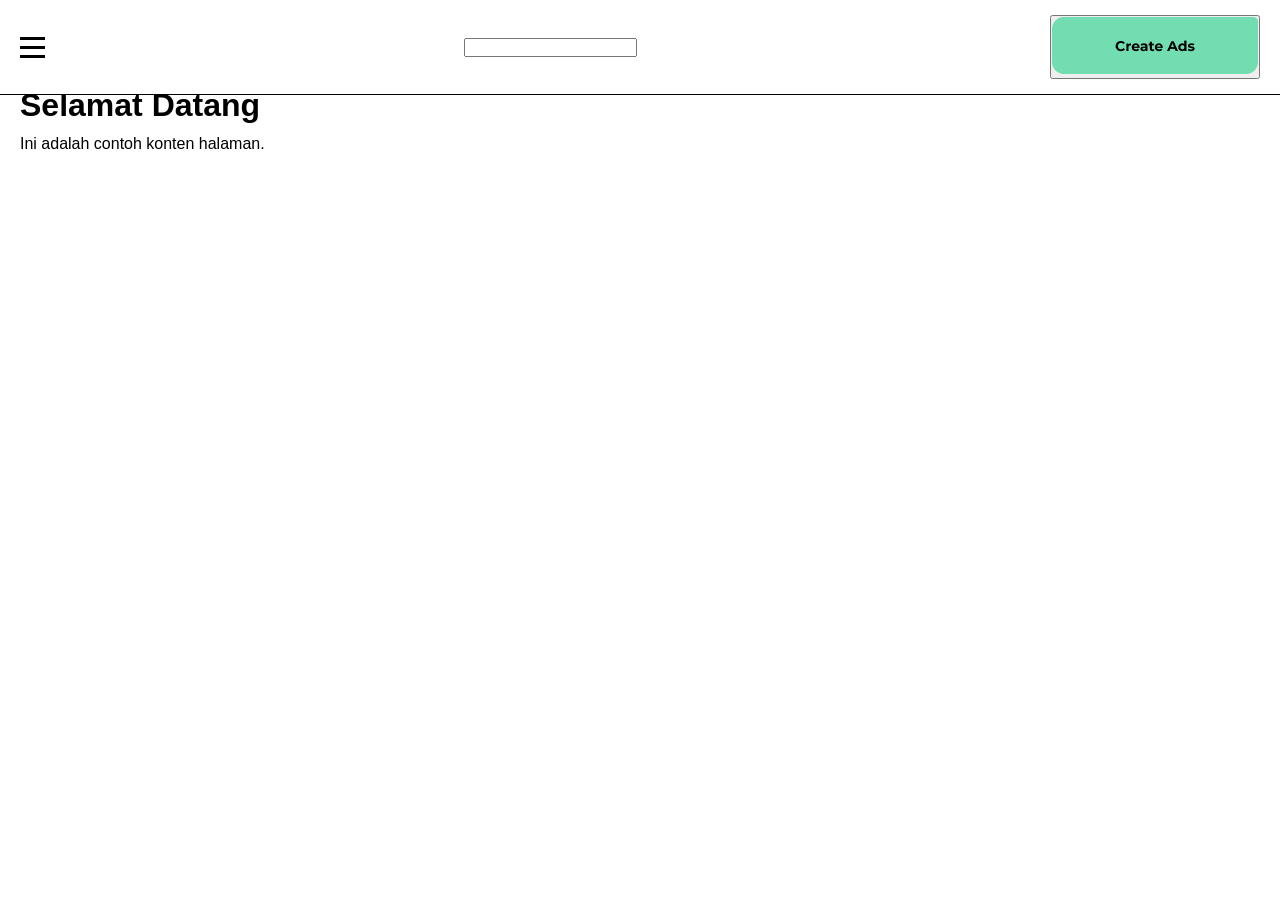
<file: frontend/pages/headfootnav/header.html>
<!DOCTYPE html>
<html lang="id">
<head>
    <meta charset="UTF-8">
    <meta name="viewport" content="width=device-width, initial-scale=1.0">
    <title>Sidebar dengan Overlay</title>
    <link rel="stylesheet" href="header.css">
</head>
<body>
    <header class="header">
        <!-- Tombol Menu -->
        <div class="menu-toggle" id="menuToggle">
            <div class="bar"></div>
            <div class="bar"></div>
            <div class="bar"></div>
        </div>

        <input type="text" class="search-bar" aria-label="Search">

        <button class="createads-button">
            <img src="createadbutton.png" alt="Button Icon">
        </button>

    </header>

    <!-- Sidebar -->
    <div id="sidebar" class="sidebar">
        <img src="logorusa.png" alt="Sidebar Image" class="sidebar-image">

            <!-- Profil pengguna -->
        <div class="profile-section">
            <img src="profile.jpg" alt="Profile Picture" class="profile-picture">
            <div class="profile-info">
                <p class="profile-name">Nama Pengguna</p>
                <p class="profile-email">email@example.com</p>
            </div>
        </div>
        
        <div class="rtt-section">
            <!-- Menu dengan gambar -->
                <a href="#">
                    <img src="rumahan.png" alt="Home Icon" class="menu-icon">
                    Dashboard
                </a>
                <a href="#">
                    <img src="tukcourse.png" alt="Service Icon" class="menu-icon">
                    My Course
                </a>
                <a href="#">
                    <img src="tukchat.png" alt="Contact Icon" class="menu-icon">
                    Chat
                </a>
        </div>

        <div class="st-section">
            <a href="#">
                <img src="Settings.png" alt="Contact Icon" class="menu-icon">
                Settings
            </a>

            <a href="#">
                <img src="tukhelpcenter.png" alt="Contact Icon" class="menu-icon">
                Help Center
            </a>
        </div>

        <div class="logout-section">
            <a href="#">
                <img src="tuklogot.png" alt="Contact Icon" class="menu-icon">
                Logout Account
            </a>
        </div>
    </div>

    <!-- Overlay -->
    <div id="sidebarOverlay"></div>

    <div class="content">
        <h1>Selamat Datang</h1>
        <p>Ini adalah contoh konten halaman.</p>
    </div>

    <script src="header.js"></script>
</body>
</html>
</file>
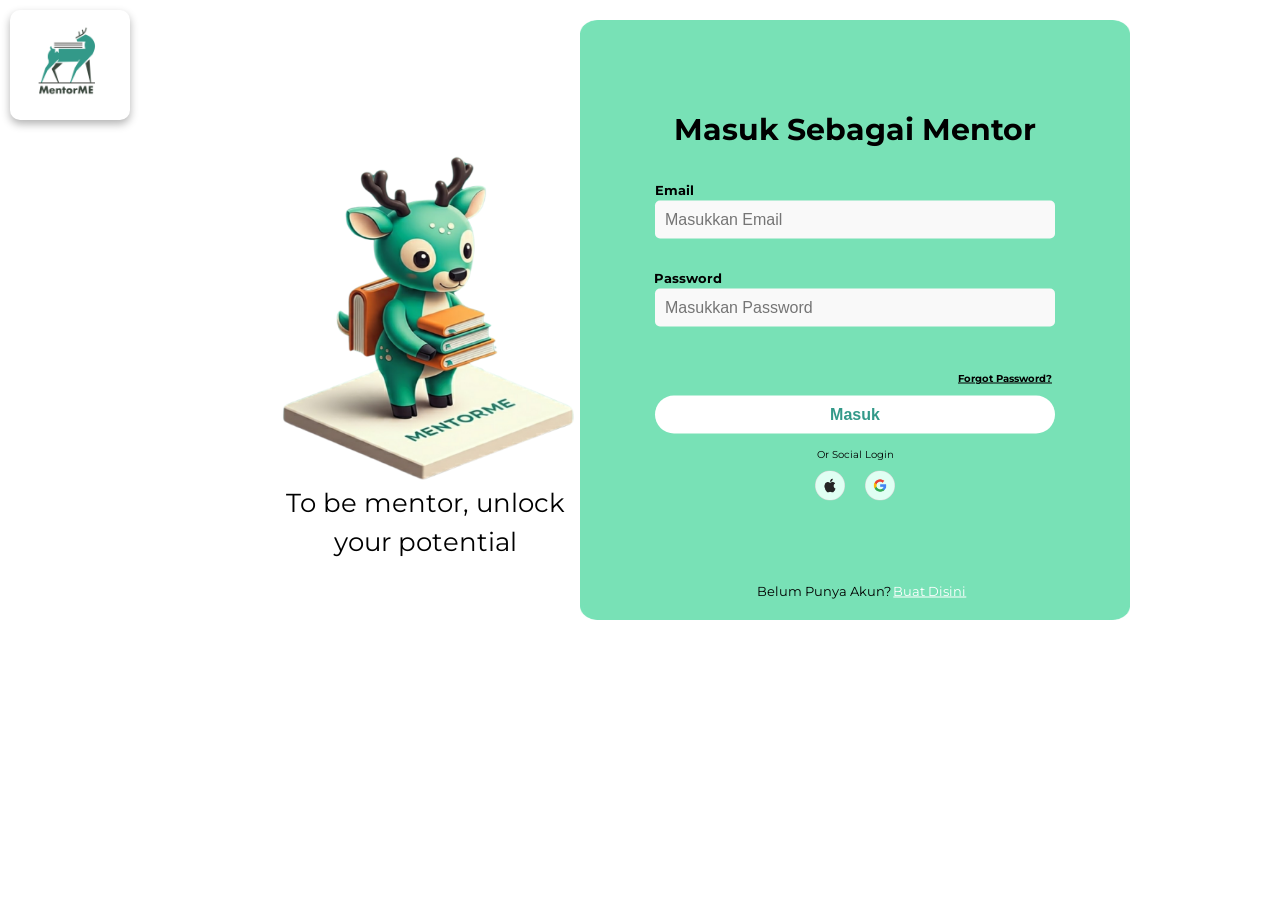
<file: frontend/pages/login/loginpage.html>
<!DOCTYPE html>
<html lang="en">
<head>
    <meta charset="UTF-8">
    <meta name="viewport" content="width=device-width, initial-scale=1.0">
    <title>Logo di Pojok Kiri Atas</title>
    <link rel="stylesheet" href="loginpage.css">
</head>
<body>
    
    <div class="logo">
        <img src="./logorusa.png" alt="Logo Website">
    </div>

    <div class="maskot">
        <img src="./maskot.png" alt="Maskot Website">
        <p class="caption">To be mentor, unlock </p>
        <p class="caption">your potential</p>
    </div>

    <div class="temform">
        <img src="./kotakan.jpg" alt="form Website">
        <div class="text-overlay">Masuk Sebagai Mentor</div>
        <form class="form-overlay">
            <div class="judulsatu">Email</div>
            <input type="email" placeholder="Masukkan Email" required>

            <div class="juduldua">Password</div>
            <input type="password" placeholder="Masukkan Password" required>
            <a href="#" class="forgotpass">Forgot Password?</a>

            <button type="submit">Masuk</button>
            <div class="sociallogin">Or Social Login</div>

            <a href="tujuan.html" class="sosiaal">
                <img src="./apple.png" alt="Sosiaal Gambar">
            </a>

            <a href="tujuan.html" class="guugel">
                <img src="./google.png" alt="guugel Gambar">
            </a>

            <div class="noakun">Belum Punya Akun?</div>
            <a href="../register/register.html" class="buatakun">Buat Disini</a>
        </form>
        
    </div>
    </div>

</body>
</html>
</file>
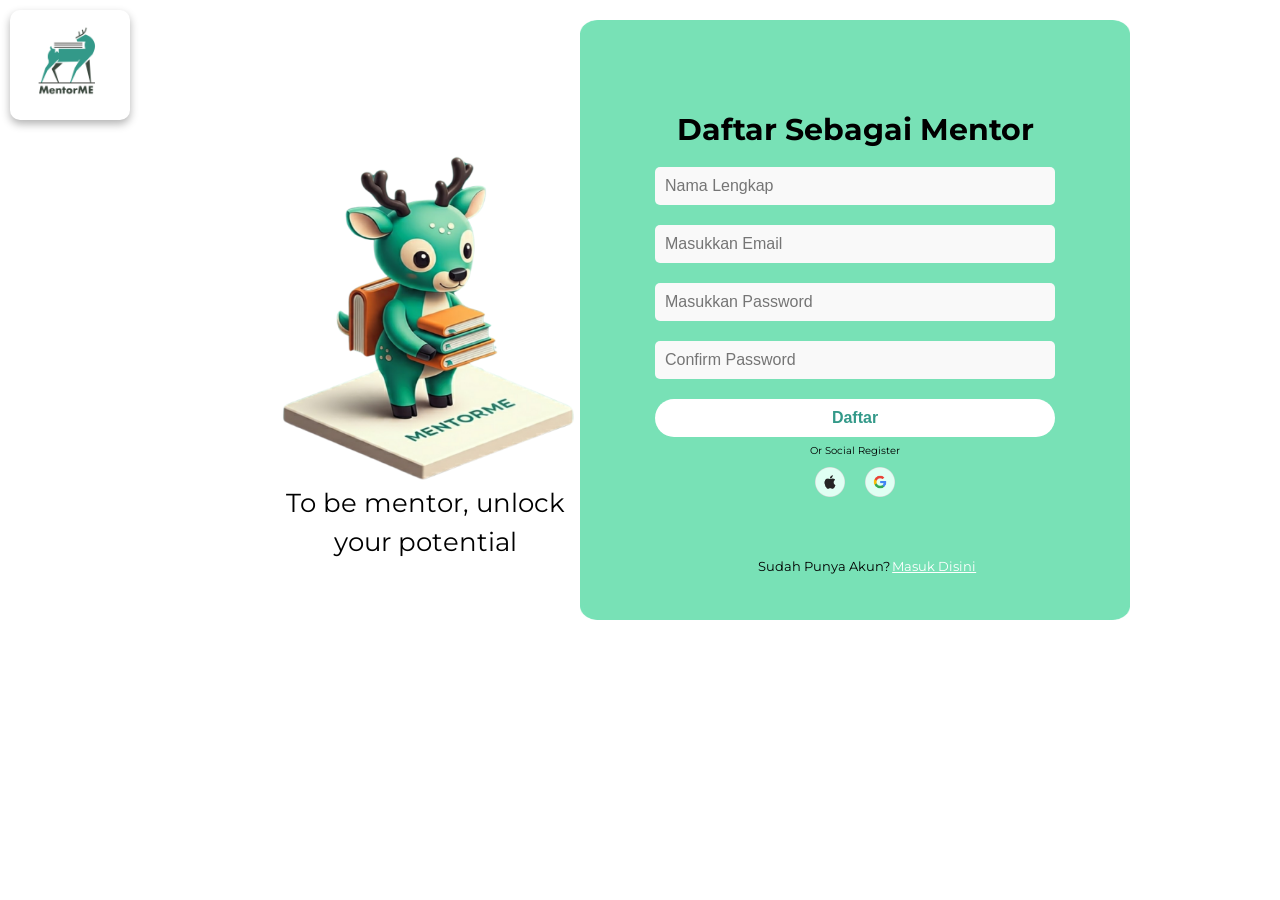
<file: frontend/pages/register/register.html>
<!DOCTYPE html>
<html lang="en">
<head>
    <meta charset="UTF-8">
    <meta name="viewport" content="width=device-width, initial-scale=1.0">
    <title>Logo di Pojok Kiri Atas</title>
    <link rel="stylesheet" href="register.css">
</head>
<body>
    
    <div class="logo">
        <img src="./logorusa.png" alt="Logo Website">
    </div>

    <div class="maskot">
        <img src="./maskot.png" alt="Maskot Website">
        <p class="caption">To be mentor, unlock </p>
        <p class="caption">your potential</p>
    </div>

    <div class="temform">
        <img src="./kotakan.jpg" alt="form Website">
        <div class="text-overlay">Daftar Sebagai Mentor</div>
        <form class="form-overlay">
            <input type="text" placeholder="Nama Lengkap" required>

            <input type="email" placeholder="Masukkan Email" required>

            <input type="password" placeholder="Masukkan Password" required>

            <input type="password" placeholder="Confirm Password" required>

            <button type="submit">Daftar</button>
            <div class="sociallogin">Or Social Register</div>

            <a href="tujuan.html" class="sosiaal">
                <img src="./apple.png" alt="Sosiaal Gambar">
            </a>

            <a href="tujuan.html" class="guugel">
                <img src="./google.png" alt="guugel Gambar">
            </a>

            <div class="noakun">Sudah Punya Akun?</div>
            <a href="../login/loginpage.html" class="buatakun">Masuk Disini</a>
        </form>
        
    </div>
    </div>

</body>
</html>
</file>
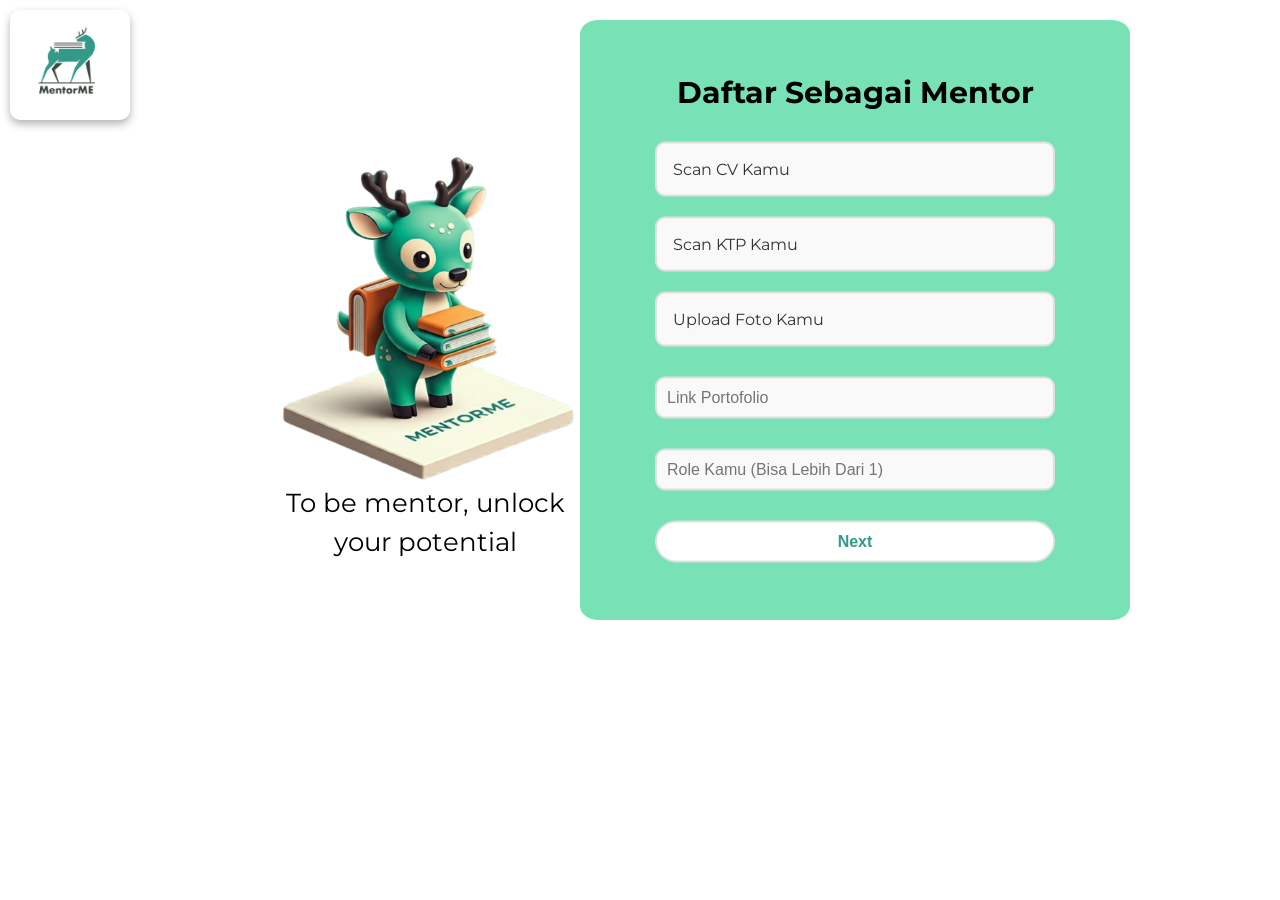
<file: frontend/pages/register/registerpart2.html>
<!DOCTYPE html>
<html lang="en">
<head>
    <meta charset="UTF-8">
    <meta name="viewport" content="width=device-width, initial-scale=1.0">
    <title>Logo di Pojok Kiri Atas</title>
    <link rel="stylesheet" href="registerpart2.css">
</head>
<body>
    
    <div class="logo">
        <img src="./logorusa.png" alt="Logo Website">
    </div>

    <div class="maskot">
        <img src="./maskot.png" alt="Maskot Website">
        <p class="caption">To be mentor, unlock </p>
        <p class="caption">your potential</p>
    </div>

    <div class="temform">
        <img src="./kotakan.jpg" alt="form Website">
        <div class="text-overlay">Daftar Sebagai Mentor</div>
        <form class="form-overlay">
            <label for="cv" class="custom-file-upload">Scan CV Kamu</label>
            <input type="file" id="cv" name="cv" accept=".pdf,.doc,.docx">

            <label for="ktp" class="custom-file-upload">Scan KTP Kamu</label>
            <input type="file" id="ktp" name="ktp" accept="image/*,.pdf">

            <label for="photo" class="custom-file-upload">Upload Foto Kamu</label>
            <input type="file" id="photo" name="photo" accept="image/*">

            <input type="text" placeholder="Link Portofolio" required>

            <input type="text" placeholder="Role Kamu (Bisa Lebih Dari 1)" required>
        <button type="submit">Next</button>
        </form>
    </div>
    </div>
</body>
</html>
</file>
<file: frontend/pages/headfootnav/header.css>
* {
    margin: 0;
    padding: 0;
    box-sizing: border-box;
}
body {
    font-family: Arial, sans-serif;
    line-height: 1.6;
}
.header {
    background-color: #ffffff;
    border-bottom: 1px solid #000000; /* Tambahan border bottom */
    padding: 15px 20px;
    display: flex;
    justify-content: space-between;
    align-items: center;
    position: fixed;
    top: 0;
    width: 100%;
    z-index: 1000;
}
.logo {
    font-size: 24px;
    font-weight: bold;
}
.menu-toggle {
    cursor: pointer;
    color:#000000;
    display: flex;
    flex-direction: column;
    width: 30px;
}
.bar {
    width: 25px;
    height: 3px;
    background-color: rgb(0, 0, 0);
    margin: 3px 0;
    transition: 0.4s;
}
.sidebar {
    height: 100%;
    width: 0;
    position: fixed;
    z-index: 1001;
    top: 0;
    left: 0;
    background-color: #111;
    overflow-x: hidden;
    transition: 0.5s;
    padding-top: 60px;
}
.sidebar a {
    padding: 15px 25px;
    text-decoration: none;
    font-size: 18px;
    color: #818181;
    display: block;
    transition: 0.3s;
}
.sidebar a:hover {
    color: #f1f1f1;
}
.sidebar .close-btn {
    position: absolute;
    top: 0;
    right: 25px;
    font-size: 36px;
    margin-left: 50px;
    cursor: pointer;
}
.content {
    margin-top: 60px;
    padding: 20px;
}
</file>
<file: frontend/pages/login/loginpage.css>
@import url('https://fonts.googleapis.com/css2?family=Montserrat:ital@0;1&display=swap');

/* Atur margin dan padding seluruh halaman */
body {
    margin: 0;
    padding: 0;
    font-family: Montserrat;
}

/* Atur posisi logo di pojok kiri atas */
.logo {
    position: absolute;
    top: 10px; /* Jarak dari atas */
    left: 10px; /* Jarak dari kiri */
}

.logo img {
    width: 120px; /* Ukuran logo */
    height: auto; /* Menjaga proporsi logo */
    border-radius: 10px;
    box-shadow: 0px 4px 8px rgba(0, 0, 0, 0.3); /* Bayangan gambar */
}

.maskot{
    position: absolute;
    top: 150px; /* Jarak dari atas */
    left: 250px; /* Jarak dari kiri */
}

.maskot img{
    width: 350px; /* Ukuran logo */
    height: auto; /* Menjaga proporsi logo */
}

.temform{

    position: absolute;
    top:20px; /* Jarak dari atas */
    right: 150px; /* Jarak dari kiri */

}

.temform img{
    width: 550px; /* Ukuran logo */
    height: 600px; /* Menjaga proporsi logo */
}

.caption{
    margin-top: 5px; /* Jarak antara gambar dan teks */
    margin-left: 0px;
    text-align: center; /* Teks rata tengah */
    font-size: 26px; /* Ukuran teks */
    color: #000000; /* Warna teks */
    line-height: 0.5;
}

.text-overlay {
    position: absolute; /* Posisi absolut terhadap container */
    top: 18%; /* Posisikan di tengah secara vertikal */
    left: 50%; /* Posisikan di tengah secara horizontal */
    transform: translate(-50%, -50%); /* Pusatkan teks secara sempurna */
    color: rgb(0, 0, 0); /* Warna teks */
    font-size: 30px; /* Ukuran teks */
    font-family: 'Montserrat'; /* Jenis font */
    font-weight: bold; /* Tebal teks */
    text-align: center; /* Teks rata tengah */
    white-space: nowrap; /* Mencegah teks berpindah ke baris baru */
    padding: 10px; /* Jarak dalam teks */
}

.judulsatu {
    position: absolute; /* Posisi absolut terhadap container */
    top: 6%; /* Posisikan di tengah secara vertikal */
    left: 9%; /* Posisikan di tengah secara horizontal */
    transform: translate(-50%, -50%); /* Pusatkan teks secara sempurna */
    color: rgb(0, 0, 0); /* Warna teks */
    font-size: 13px; /* Ukuran teks */
    font-family: 'Montserrat'; /* Jenis font */
    font-weight: bold; /* Tebal teks */
    text-align: center; /* Teks rata tengah */
    white-space: nowrap; /* Mencegah teks berpindah ke baris baru */
    padding: 10px; /* Jarak dalam teks */
}

.juduldua {
    position: absolute; /* Posisi absolut terhadap container */
    top: 33%; /* Posisikan di tengah secara vertikal */
    left: 12%; /* Posisikan di tengah secara horizontal */
    transform: translate(-50%, -50%); /* Pusatkan teks secara sempurna */
    color: rgb(0, 0, 0); /* Warna teks */
    font-size: 13px; /* Ukuran teks */
    font-family: 'Montserrat'; /* Jenis font */
    font-weight: bold; /* Tebal teks */
    text-align: center; /* Teks rata tengah */
    white-space: nowrap; /* Mencegah teks berpindah ke baris baru */
    padding: 10px; /* Jarak dalam teks */
}

/* Form overlay */
.form-overlay {
    position: absolute; /* Agar form muncul di atas gambar */
    top: 50%; /* Posisi form di tengah secara vertikal */
    left: 50%; /* Posisi form di tengah secara horizontal */
    transform: translate(-50%, -50%); /* Pusatkan form */
    padding: 20px; /* Jarak dalam form */
    border-radius: 10px; /* Sudut membulat */
    color: white; /* Warna teks */
    text-align: center; /* Teks rata tengah */
    width: 100%; /* Lebar form responsif */
    max-width: 400px; /* Maksimal lebar form */
    margin-top: 10px; /* Jarak antar elemen */
}

/* Input dan tombol di form */
.form-overlay input,
.form-overlay button {
    width: 100%; /* Input dan tombol melebar penuh */
    padding: 10px; /* Jarak dalam */
    margin: 10px 0; /* Jarak antar elemen */
    border: none; /* Hapus border */
    border-radius: 5px; /* Sudut membulat */
    margin-bottom: 40px; /* Jarak antar elemen */
    font-size: 16px; /* Ukuran teks */
    box-sizing: border-box; /* Sertakan padding & border ke dalam width */
}

.form-overlay input {
    background-color: #f9f9f9; /* Warna latar input */
}

.forgotpass{
    margin-top: 50px;
    margin-left: 300px;
    text-align: center; /* Teks rata tengah */
    font-weight: bold;
    font-size: 10px; /* Ukuran teks */
    color: #000000; /* Warna teks */
    line-height: 0.5;

}

.form-overlay button {
    border-radius: 25px;
    background-color: #ffffff; /* Warna tombol */
    color: #339989; /* Warna teks tombol */
    cursor: pointer; /* Ubah cursor saat hover */
    font-weight: bold; /* Tebal teks tombol */
    align-self: center;
    transition: all 0.3s ease;
}

.form-overlay button:hover {
    background-color: #a2d1ca; /* Warna saat tombol dihover */
}

.sociallogin {
    position: absolute; /* Posisi absolut terhadap container */
    top: 88%; /* Posisikan di tengah secara vertikal */
    left: 50%; /* Posisikan di tengah secara horizontal */
    transform: translate(-50%, -50%); /* Pusatkan teks secara sempurna */
    color: rgb(0, 0, 0); /* Warna teks */
    font-size: 10px; /* Ukuran teks */
    font-family: 'Montserrat'; /* Jenis font */
    text-align: center; /* Teks rata tengah */
    white-space: nowrap; /* Mencegah teks berpindah ke baris baru */
    padding: 10px; /* Jarak dalam teks */
}

/* Tombol gambar */
.sosiaal{
    position: absolute;
    top: 300px; /* Jarak dari atas */
    left: 180px; /* Jarak dari kiri */
}

.sosiaal img {
    width: 30px; /* Ukuran logo */
    height: auto; /* Menjaga proporsi logo */
    border-radius: 10px;
}

.guugel{
    position: absolute;
    top: 300px; /* Jarak dari atas */
    left: 230px; /* Jarak dari kiri */
}

.guugel img {
    width: 30px; /* Ukuran logo */
    height: auto; /* Menjaga proporsi logo */
    border-radius: 10px;
}

.noakun {
    position: absolute; /* Posisi absolut terhadap container */
    top: 130%; /* Posisikan di tengah secara vertikal */
    left: 43%; /* Posisikan di tengah secara horizontal */
    transform: translate(-50%, -50%); /* Pusatkan teks secara sempurna */
    color: rgb(0, 0, 0); /* Warna teks */
    font-size: 13px; /* Ukuran teks */
    font-family: 'Montserrat'; /* Jenis font */
    text-align: center; /* Teks rata tengah */
    white-space: nowrap; /* Mencegah teks berpindah ke baris baru */
    padding: 10px; /* Jarak dalam teks */
}

.buatakun{
    position: absolute; /* Posisi absolut terhadap container */
    top: 130%; /* Posisikan di tengah secara vertikal */
    left: 67%; /* Posisikan di tengah secara horizontal */
    transform: translate(-50%, -50%); /* Pusatkan teks secara sempurna */
    font-size: 13px; /* Ukuran teks */
    font-family: 'Montserrat'; /* Jenis font */
    text-align: center; /* Teks rata tengah */
    white-space: nowrap; /* Mencegah teks berpindah ke baris baru */
    padding: 10px; /* Jarak dalam teks */
    color: #ffffff; /* Warna teks */
}
</file>
<file: frontend/pages/register/register.css>
@import url('https://fonts.googleapis.com/css2?family=Montserrat:ital@0;1&display=swap');

/* Atur margin dan padding seluruh halaman */
body {
    margin: 0;
    padding: 0;
    font-family: Montserrat;
}

/* Atur posisi logo di pojok kiri atas */
.logo {
    position: absolute;
    top: 10px; /* Jarak dari atas */
    left: 10px; /* Jarak dari kiri */
}

.logo img {
    width: 120px; /* Ukuran logo */
    height: auto; /* Menjaga proporsi logo */
    border-radius: 10px;
    box-shadow: 0px 4px 8px rgba(0, 0, 0, 0.3); /* Bayangan gambar */
}

.maskot{
    position: absolute;
    top: 150px; /* Jarak dari atas */
    left: 250px; /* Jarak dari kiri */
}

.maskot img{
    width: 350px; /* Ukuran logo */
    height: auto; /* Menjaga proporsi logo */
}

.temform{

    position: absolute;
    top:20px; /* Jarak dari atas */
    right: 150px; /* Jarak dari kiri */

}

.temform img{
    width: 550px; /* Ukuran logo */
    height: 600px; /* Menjaga proporsi logo */
}

.caption{
    margin-top: 5px; /* Jarak antara gambar dan teks */
    margin-left: 0px;
    text-align: center; /* Teks rata tengah */
    font-size: 26px; /* Ukuran teks */
    color: #000000; /* Warna teks */
    line-height: 0.5;
}

.text-overlay {
    position: absolute; /* Posisi absolut terhadap container */
    top: 18%; /* Posisikan di tengah secara vertikal */
    left: 50%; /* Posisikan di tengah secara horizontal */
    transform: translate(-50%, -50%); /* Pusatkan teks secara sempurna */
    color: rgb(0, 0, 0); /* Warna teks */
    font-size: 30px; /* Ukuran teks */
    font-family: 'Montserrat'; /* Jenis font */
    font-weight: bold; /* Tebal teks */
    text-align: center; /* Teks rata tengah */
    white-space: nowrap; /* Mencegah teks berpindah ke baris baru */
    padding: 10px; /* Jarak dalam teks */
}

/* Form overlay */
.form-overlay {
    position: absolute; /* Agar form muncul di atas gambar */
    top: 45%; /* Posisi form di tengah secara vertikal */
    left: 50%; /* Posisi form di tengah secara horizontal */
    transform: translate(-50%, -50%); /* Pusatkan form */
    padding: 20px; /* Jarak dalam form */
    border-radius: 10px; /* Sudut membulat */
    color: white; /* Warna teks */
    text-align: center; /* Teks rata tengah */
    width: 100%; /* Lebar form responsif */
    max-width: 400px; /* Maksimal lebar form */
    margin-top: 10px; /* Jarak antar elemen */
}

/* Input dan tombol di form */
.form-overlay input,
.form-overlay button {
    width: 100%; /* Input dan tombol melebar penuh */
    padding: 10px; /* Jarak dalam */
    margin: 10px 0; /* Jarak antar elemen */
    border: none; /* Hapus border */
    border-radius: 5px; /* Sudut membulat */
    margin-bottom: 10px; /* Jarak antar elemen */
    font-size: 16px; /* Ukuran teks */
    box-sizing: border-box; /* Sertakan padding & border ke dalam width */
}

.form-overlay input {
    background-color: #f9f9f9; /* Warna latar input */
}

.forgotpass{
    margin-top: 50px;
    margin-left: 300px;
    text-align: center; /* Teks rata tengah */
    font-weight: bold;
    font-size: 10px; /* Ukuran teks */
    color: #000000; /* Warna teks */
    line-height: 0.5;

}

.form-overlay button {
    border-radius: 25px;
    background-color: #ffffff; /* Warna tombol */
    color: #339989; /* Warna teks tombol */
    cursor: pointer; /* Ubah cursor saat hover */
    font-weight: bold; /* Tebal teks tombol */
    align-self: center;
    transition: all 0.3s ease;
}

.form-overlay button:hover {
    background-color: #a2d1ca; /* Warna saat tombol dihover */
}

.sociallogin {
    position: absolute; /* Posisi absolut terhadap container */
    top: 95%; /* Posisikan di tengah secara vertikal */
    left: 50%; /* Posisikan di tengah secara horizontal */
    transform: translate(-50%, -50%); /* Pusatkan teks secara sempurna */
    color: rgb(0, 0, 0); /* Warna teks */
    font-size: 10px; /* Ukuran teks */
    font-family: 'Montserrat'; /* Jenis font */
    text-align: center; /* Teks rata tengah */
    white-space: nowrap; /* Mencegah teks berpindah ke baris baru */
    padding: 10px; /* Jarak dalam teks */
}

/* Tombol gambar */
.sosiaal{
    position: absolute;
    top: 330px; /* Jarak dari atas */
    left: 180px; /* Jarak dari kiri */
}

.sosiaal img {
    width: 30px; /* Ukuran logo */
    height: auto; /* Menjaga proporsi logo */
    border-radius: 10px;
}

.guugel{
    position: absolute;
    top: 330px; /* Jarak dari atas */
    left: 230px; /* Jarak dari kiri */
}

.guugel img {
    width: 30px; /* Ukuran logo */
    height: auto; /* Menjaga proporsi logo */
    border-radius: 10px;
}

.noakun {
    position: absolute; /* Posisi absolut terhadap container */
    top: 130%; /* Posisikan di tengah secara vertikal */
    left: 43%; /* Posisikan di tengah secara horizontal */
    transform: translate(-50%, -50%); /* Pusatkan teks secara sempurna */
    color: rgb(0, 0, 0); /* Warna teks */
    font-size: 13px; /* Ukuran teks */
    font-family: 'Montserrat'; /* Jenis font */
    text-align: center; /* Teks rata tengah */
    white-space: nowrap; /* Mencegah teks berpindah ke baris baru */
    padding: 10px; /* Jarak dalam teks */
}

.buatakun{
    position: absolute; /* Posisi absolut terhadap container */
    top: 130%; /* Posisikan di tengah secara vertikal */
    left: 68%; /* Posisikan di tengah secara horizontal */
    transform: translate(-50%, -50%); /* Pusatkan teks secara sempurna */
    font-size: 13px; /* Ukuran teks */
    font-family: 'Montserrat'; /* Jenis font */
    text-align: center; /* Teks rata tengah */
    white-space: nowrap; /* Mencegah teks berpindah ke baris baru */
    padding: 10px; /* Jarak dalam teks */
    color: #ffffff; /* Warna teks */
}
</file>
<file: frontend/pages/register/registerpart2.css>
@import url('https://fonts.googleapis.com/css2?family=Montserrat:ital@0;1&display=swap');

/* Atur margin dan padding seluruh halaman */
body {
    margin: 0;
    padding: 0;
    font-family: Montserrat;
}

/* Atur posisi logo di pojok kiri atas */
.logo {
    position: absolute;
    top: 10px; /* Jarak dari atas */
    left: 10px; /* Jarak dari kiri */
}

.logo img {
    width: 120px; /* Ukuran logo */
    height: auto; /* Menjaga proporsi logo */
    border-radius: 10px;
    box-shadow: 0px 4px 8px rgba(0, 0, 0, 0.3); /* Bayangan gambar */
}

.maskot{
    position: absolute;
    top: 150px; /* Jarak dari atas */
    left: 250px; /* Jarak dari kiri */
}

.maskot img{
    width: 350px; /* Ukuran logo */
    height: auto; /* Menjaga proporsi logo */
}

.temform{

    position: absolute;
    top:20px; /* Jarak dari atas */
    right: 150px; /* Jarak dari kiri */

}

.temform img{
    width: 550px; /* Ukuran logo */
    height: 600px; /* Menjaga proporsi logo */
}

.caption{
    margin-top: 5px; /* Jarak antara gambar dan teks */
    margin-left: 0px;
    text-align: center; /* Teks rata tengah */
    font-size: 26px; /* Ukuran teks */
    color: #000000; /* Warna teks */
    line-height: 0.5;
}

.text-overlay {
    position: absolute; /* Posisi absolut terhadap container */
    top: 12%; /* Posisikan di tengah secara vertikal */
    left: 50%; /* Posisikan di tengah secara horizontal */
    transform: translate(-50%, -50%); /* Pusatkan teks secara sempurna */
    color: rgb(0, 0, 0); /* Warna teks */
    font-size: 30px; /* Ukuran teks */
    font-family: 'Montserrat'; /* Jenis font */
    font-weight: bold; /* Tebal teks */
    text-align: center; /* Teks rata tengah */
    white-space: nowrap; /* Mencegah teks berpindah ke baris baru */
    padding: 10px; /* Jarak dalam teks */
}

/* Form overlay */
.form-overlay {
    position: absolute; /* Agar form muncul di atas gambar */
    top: 55%; /* Posisi form di tengah secara vertikal */
    left: 50%; /* Posisi form di tengah secara horizontal */
    transform: translate(-50%, -50%); /* Pusatkan form */
    padding: 20px; /* Jarak dalam form */
    border-radius: 10px; /* Sudut membulat */
    color: white; /* Warna teks */
    text-align: center; /* Teks rata tengah */
    width: 100%; /* Lebar form responsif */
    max-width: 400px; /* Maksimal lebar form */
    margin-top: 10px; /* Jarak antar elemen */
    
}

.form-overlay input[type="file"]:focus + .custom-placeholder,
.form-overlay input[type="file"]:hover + .custom-placeholder {
    border-color: #3cb371;
    color: #333; /* Placeholder text lebih gelap saat hover/focus */
    }

.form-overlay input[type="file"] {
        display: none; /* Menyembunyikan elemen input */
    }


/* Input dan tombol di form */
.form-overlay input,
.form-overlay button {
    width: 100%; /* Input dan tombol melebar penuh */
    padding: 10px; /* Jarak dalam */
    margin: 10px 0; /* Jarak antar elemen */
    border: none; /* Hapus border */
    margin-bottom: 20px; /* Jarak antar elemen */
    font-size: 16px; /* Ukuran teks */
    box-sizing: border-box; /* Sertakan padding & border ke dalam width */
    border: 2px solid #e0e0e0;
    border-radius: 10px;
}

.form-overlay input {
    background-color: #f9f9f9; /* Warna latar input */
}

.form-overlay button {
    border-radius: 25px;
    background-color: #ffffff; /* Warna tombol */
    color: #339989; /* Warna teks tombol */
    cursor: pointer; /* Ubah cursor saat hover */
    font-weight: bold; /* Tebal teks tombol */
    align-self: center;
    transition: all 0.3s ease;
}

.form-overlay button:hover {
    background-color: #a2d1ca; /* Warna saat tombol dihover */
}

.sociallogin {
    position: absolute; /* Posisi absolut terhadap container */
    top: 95%; /* Posisikan di tengah secara vertikal */
    left: 50%; /* Posisikan di tengah secara horizontal */
    transform: translate(-50%, -50%); /* Pusatkan teks secara sempurna */
    color: rgb(0, 0, 0); /* Warna teks */
    font-size: 10px; /* Ukuran teks */
    font-family: 'Montserrat'; /* Jenis font */
    text-align: center; /* Teks rata tengah */
    white-space: nowrap; /* Mencegah teks berpindah ke baris baru */
    padding: 10px; /* Jarak dalam teks */
}

/* Tombol gambar */
.sosiaal{
    position: absolute;
    top: 3330px; /* Jarak dari atas */
    left: 180px; /* Jarak dari kiri */
}

.sosiaal img {
    width: 30px; /* Ukuran logo */
    height: auto; /* Menjaga proporsi logo */
    border-radius: 10px;
}

.guugel{
    position: absolute;
    top: 3330px; /* Jarak dari atas */
    left: 230px; /* Jarak dari kiri */
}

.guugel img {
    width: 30px; /* Ukuran logo */
    height: auto; /* Menjaga proporsi logo */
    border-radius: 10px;
}

.noakun {
    position: absolute; /* Posisi absolut terhadap container */
    top: 130%; /* Posisikan di tengah secara vertikal */
    left: 43%; /* Posisikan di tengah secara horizontal */
    transform: translate(-50%, -50%); /* Pusatkan teks secara sempurna */
    color: rgb(0, 0, 0); /* Warna teks */
    font-size: 13px; /* Ukuran teks */
    font-family: 'Montserrat'; /* Jenis font */
    text-align: center; /* Teks rata tengah */
    white-space: nowrap; /* Mencegah teks berpindah ke baris baru */
    padding: 10px; /* Jarak dalam teks */
}

.buatakun{
    position: absolute; /* Posisi absolut terhadap container */
    top: 130%; /* Posisikan di tengah secara vertikal */
    left: 68%; /* Posisikan di tengah secara horizontal */
    transform: translate(-50%, -50%); /* Pusatkan teks secara sempurna */
    font-size: 13px; /* Ukuran teks */
    font-family: 'Montserrat'; /* Jenis font */
    text-align: center; /* Teks rata tengah */
    white-space: nowrap; /* Mencegah teks berpindah ke baris baru */
    padding: 10px; /* Jarak dalam teks */
    color: #ffffff; /* Warna teks */
}

.form-group {
    display: flex;
    flex-direction: column;
    align-items: center;
    gap: 15px;
    margin-bottom: 1.2rem; /* Added spacing */
    top: 10%; /* Posisikan di tengah secara vertikal */
    left: 50%; /* Posisikan di tengah secara horizontal */
  }
  
  input {
    width: 100%;
    padding: 1rem; /* Increased padding for larger input fields */
    border: 2px solid #e0e0e0; /* Adjusted border thickness */
    border-radius: 10px; /* Rounded border for modern design */
    font-size: 1rem;
    box-sizing: border-box; /* Ensures padding doesn't affect total width */
    background-color: #f9f9f9;
  }
  
  input:focus {
    outline: none;
    border-color: #3cb371; /* Highlighted border when focused */
  }
  
  .custom-placeholder {
    display: block;
    background-color: #f9f9f9;
    border: 2px solid #e0e0e0;
    border-radius: 10px;
    padding: 1rem;
    text-align: left;
    font-size: 1rem;
    color: #aaa;
    cursor: pointer;
    box-sizing: border-box;
    transition: border-color 0.3s ease;
  }

    input[type="file"]:focus + .custom-placeholder,
    input[type="file"]:hover + .custom-placeholder {
    border-color: #3cb371;
    color: #333; /* Placeholder text lebih gelap saat hover/focus */
    }

    input[type="file"] {
        display: none; /* Menyembunyikan elemen input */
      }

  button {
    background-color: #3cb371;
    color: white;
    border: none;
    padding: 0.75rem 1.5rem;
    border-radius: 10px; /* Match border radius with inputs */
    cursor: pointer;
    font-size: 1.1rem; /* Slightly larger button font */
    width: 100%;
  }
  
  button:hover {
    background-color: #2e8b57;
  }

  .custom-file-upload {
    display: inline-block;
    padding: 1rem;
    border: 2px solid #e0e0e0;
    border-radius: 10px;
    background-color: #f9f9f9;
    font-size: 1rem;
    color: #333;
    cursor: pointer;
    text-align: left;
    width: 100%; /* Agar lebar menyesuaikan */
    box-sizing: border-box;
    transition: all 0.3s ease;
    display: block;         /* Label diatur dalam baris baru */
    margin-bottom: 20px;    /* Jarak antar label */
}

.custom-file-upload:hover {
    border-color: #3cb371;
    background-color: #e8f5e9;
    color: #3cb371;
}

input[type="file"] {
    display: none; /* Sembunyikan elemen input file */
    margin-bottom: 20px; /* Jarak antar input file */
}
</file>
